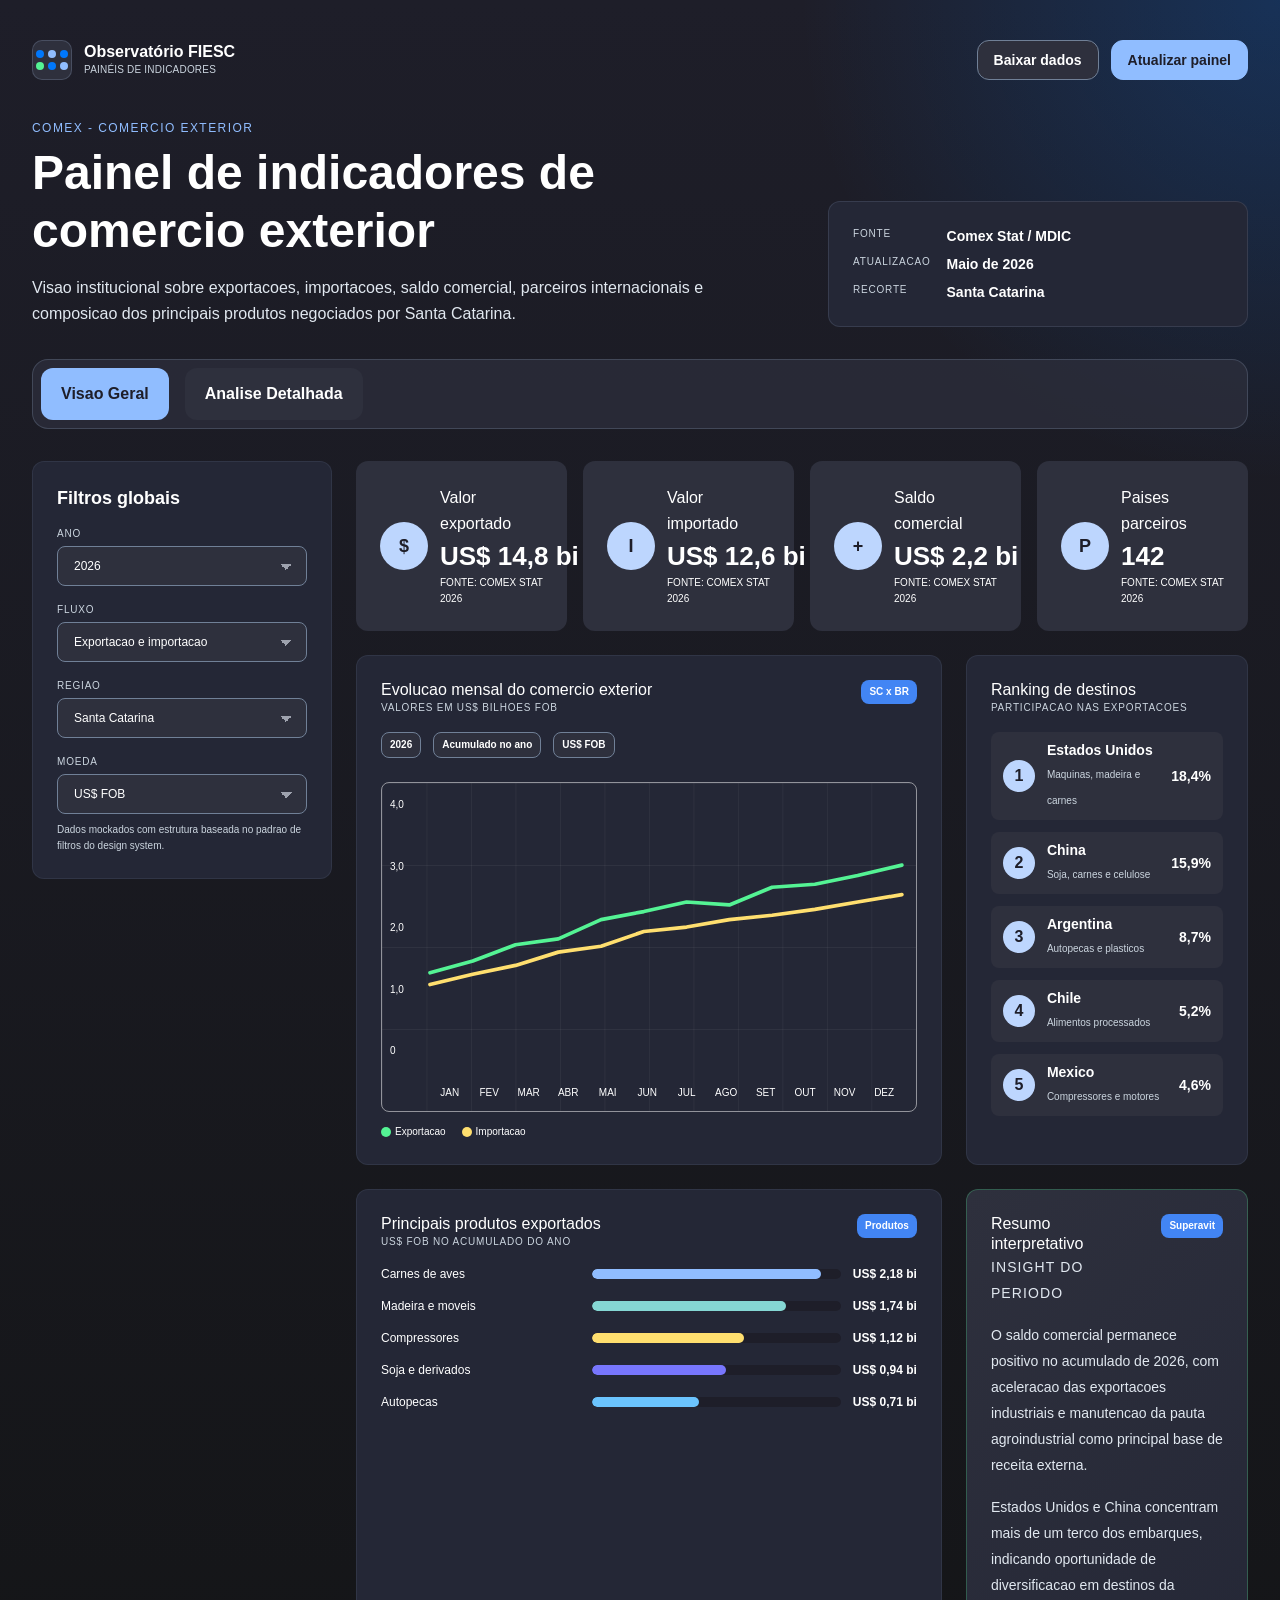
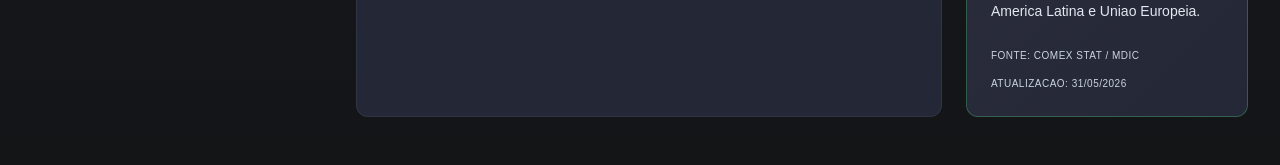
<file: referencia/design_system_paineis_indicadores/index.html>
<!doctype html>
<html lang="pt-BR">
<head>
  <meta charset="utf-8">
  <meta name="viewport" content="width=device-width, initial-scale=1">
  <title>COMEX - Painel de Comercio Exterior</title>
  <style>
    :root {
      --azul-observatorio: #0077fc;
      --azul-obs-chip: #4285f4;
      --violeta: #3e50e8;
      --marinho: #25316b;
      --ceu: #90bdff;
      --neve: #bdd6fe;
      --areia: #f6f6f0;
      --lavanda: #7876fd;
      --piscina: #6bc4fe;
      --cereja: #ff7171;
      --canario: #ffd700;
      --dourado: #ffdf6f;
      --verde-agua: #85d7d4;
      --lima: #54f394;
      --carvao: #141517;
      --nanquim: #1e1e29;
      --granito: #242736;
      --chumbo: #2e303d;
      --ardosia: #708097;
      --nublado: #cbd5df;
      --inverno: #e1e8f0;
      --gelo: #f4f5f9;
      --branco: #ffffff;
      --quase-branco: #fafafa;
      --fonte-titulo: "Montserrat", "Segoe UI", sans-serif;
      --fonte-corpo: "Open Sans", "Segoe UI", sans-serif;
      --s-1: 4px;
      --s-2: 8px;
      --s-3: 12px;
      --s-4: 16px;
      --s-6: 24px;
      --s-8: 32px;
      --s-10: 40px;
      --s-12: 48px;
      --s-16: 64px;
      --radius-sm: 8px;
      --radius-md: 12px;
      --radius-lg: 16px;
      --page-max: 1440px;
    }

    * {
      box-sizing: border-box;
    }

    html {
      scroll-behavior: smooth;
    }

    body {
      margin: 0;
      min-height: 100vh;
      background:
        radial-gradient(circle at top right, rgba(0, 119, 252, 0.22), transparent 30rem),
        linear-gradient(180deg, #1e1e29 0%, #141517 100%);
      color: var(--branco);
      font-family: var(--fonte-corpo);
      font-size: 16px;
      line-height: 26px;
    }

    button,
    select {
      font: inherit;
    }

    button {
      cursor: pointer;
    }

    .shell {
      width: min(100%, var(--page-max));
      margin: 0 auto;
      padding: var(--s-10) var(--s-8) var(--s-12);
    }

    .topbar {
      display: flex;
      align-items: center;
      justify-content: space-between;
      gap: var(--s-6);
      margin-bottom: var(--s-10);
    }

    .brand {
      display: flex;
      align-items: center;
      gap: var(--s-3);
      min-width: 220px;
    }

    .brand-mark {
      display: grid;
      grid-template-columns: repeat(3, 8px);
      gap: 4px;
      width: 40px;
      height: 40px;
      align-content: center;
      justify-content: center;
      border-radius: 10px;
      background: var(--chumbo);
      border: 1px solid rgba(189, 214, 254, 0.18);
    }

    .brand-mark span {
      width: 8px;
      height: 8px;
      border-radius: 50%;
      background: var(--azul-observatorio);
    }

    .brand-mark span:nth-child(2),
    .brand-mark span:nth-child(6) {
      background: var(--ceu);
    }

    .brand-mark span:nth-child(4) {
      background: var(--lima);
    }

    .brand-text strong {
      display: block;
      font-family: var(--fonte-titulo);
      font-size: 16px;
      line-height: 20px;
      font-weight: 600;
    }

    .brand-text span {
      display: block;
      color: var(--nublado);
      font-size: 10px;
      line-height: 16px;
      letter-spacing: 0.02em;
      text-transform: uppercase;
    }

    .top-actions {
      display: flex;
      flex-wrap: wrap;
      align-items: center;
      justify-content: flex-end;
      gap: var(--s-3);
    }

    .ghost-button,
    .filled-button {
      min-height: 40px;
      border-radius: var(--radius-md);
      padding: 8px 16px;
      font-family: var(--fonte-titulo);
      font-weight: 600;
      font-size: 14px;
      line-height: 20px;
      transition: background-color 160ms ease, border-color 160ms ease, transform 160ms ease;
    }

    .ghost-button {
      color: var(--branco);
      background: var(--chumbo);
      border: 1.5px solid var(--ardosia);
    }

    .filled-button {
      color: var(--nanquim);
      background: var(--ceu);
      border: 1.5px solid var(--ceu);
    }

    .ghost-button:hover,
    .filled-button:hover,
    .tab-button:hover {
      transform: translateY(-1px);
    }

    .hero {
      display: grid;
      grid-template-columns: minmax(0, 1fr) minmax(260px, 420px);
      align-items: end;
      gap: var(--s-10);
      margin-bottom: var(--s-8);
    }

    .eyebrow {
      margin: 0 0 var(--s-2);
      color: var(--ceu);
      font-size: 12px;
      line-height: 16px;
      text-transform: uppercase;
      letter-spacing: 0.12em;
    }

    h1,
    h2,
    h3,
    p {
      margin-top: 0;
    }

    h1 {
      max-width: 900px;
      margin-bottom: var(--s-4);
      font-family: var(--fonte-titulo);
      font-size: clamp(32px, 5vw, 48px);
      line-height: 1.2;
      font-weight: 600;
    }

    .hero-copy {
      max-width: 820px;
      margin-bottom: 0;
      color: var(--inverno);
      font-size: 16px;
      line-height: 26px;
    }

    .source-card {
      padding: var(--s-6);
      border-radius: var(--radius-md);
      background: var(--granito);
      border: 1px solid rgba(189, 214, 254, 0.12);
    }

    .source-card dl {
      display: grid;
      grid-template-columns: auto 1fr;
      gap: var(--s-2) var(--s-4);
      margin: 0;
    }

    .source-card dt {
      color: var(--nublado);
      font-size: 10px;
      line-height: 16px;
      text-transform: uppercase;
      letter-spacing: 0.08em;
    }

    .source-card dd {
      margin: 0;
      color: var(--branco);
      font-family: var(--fonte-titulo);
      font-size: 14px;
      line-height: 20px;
      font-weight: 600;
    }

    .tabs {
      display: flex;
      flex-wrap: wrap;
      gap: var(--s-4);
      margin-bottom: var(--s-8);
      padding: var(--s-2);
      border-radius: var(--radius-lg);
      background: rgba(46, 48, 61, 0.72);
      border: 1px solid rgba(112, 128, 151, 0.35);
    }

    .tab-button {
      display: inline-flex;
      align-items: center;
      justify-content: center;
      gap: var(--s-2);
      min-height: 48px;
      padding: 14px 20px;
      border: 0;
      border-radius: var(--radius-md);
      color: var(--branco);
      background: var(--chumbo);
      font-family: var(--fonte-titulo);
      font-size: 16px;
      line-height: 24px;
      font-weight: 600;
      transition: transform 160ms ease, background-color 160ms ease, color 160ms ease;
    }

    .tab-button[aria-selected="true"] {
      color: var(--nanquim);
      background: var(--ceu);
    }

    .tab-panel {
      display: none;
    }

    .tab-panel.is-active {
      display: block;
    }

    .dashboard-grid {
      display: grid;
      grid-template-columns: 300px minmax(0, 1fr);
      gap: var(--s-6);
      align-items: start;
    }

    .filter-panel,
    .dashboard-panel,
    .chart-panel,
    .table-panel,
    .ranking-panel,
    .insight-panel {
      border-radius: var(--radius-md);
      background: var(--granito);
      border: 1px solid rgba(189, 214, 254, 0.08);
    }

    .filter-panel {
      position: sticky;
      top: var(--s-6);
      padding: var(--s-6);
    }

    .filter-panel h2,
    .section-title {
      margin-bottom: var(--s-4);
      font-family: var(--fonte-titulo);
      font-size: 18px;
      line-height: 24px;
      font-weight: 600;
    }

    .filter-stack {
      display: flex;
      flex-direction: column;
      gap: var(--s-4);
    }

    .field {
      display: flex;
      flex-direction: column;
      gap: var(--s-1);
    }

    .field label {
      color: var(--nublado);
      font-size: 10px;
      line-height: 16px;
      text-transform: uppercase;
      letter-spacing: 0.08em;
    }

    .field select {
      width: 100%;
      min-height: 40px;
      padding: 8px 40px 8px 16px;
      color: var(--branco);
      background: var(--chumbo);
      border: 1.5px solid var(--ardosia);
      border-radius: var(--radius-sm);
      appearance: none;
      background-image:
        linear-gradient(45deg, transparent 50%, #9ea2ae 50%),
        linear-gradient(135deg, #9ea2ae 50%, transparent 50%);
      background-position:
        calc(100% - 20px) 17px,
        calc(100% - 14px) 17px;
      background-size: 6px 6px, 6px 6px;
      background-repeat: no-repeat;
      font-size: 12px;
      line-height: 16px;
    }

    .filter-note {
      margin: var(--s-2) 0 0;
      color: var(--nublado);
      font-size: 10px;
      line-height: 16px;
    }

    .content-stack {
      display: grid;
      gap: var(--s-6);
    }

    .kpi-grid {
      display: grid;
      grid-template-columns: repeat(4, minmax(0, 1fr));
      gap: var(--s-4);
    }

    .kpi-card {
      min-height: 148px;
      padding: var(--s-6);
      border-radius: var(--radius-md);
      background: var(--chumbo);
      display: flex;
      align-items: center;
      gap: var(--s-3);
    }

    .kpi-icon {
      display: grid;
      place-items: center;
      flex: 0 0 48px;
      width: 48px;
      height: 48px;
      color: var(--nanquim);
      background: var(--neve);
      border-radius: 50%;
      font-family: var(--fonte-titulo);
      font-size: 18px;
      line-height: 24px;
      font-weight: 600;
    }

    .kpi-content {
      min-width: 0;
    }

    .kpi-label {
      margin: 0;
      color: var(--branco);
      font-family: var(--fonte-titulo);
      font-size: 16px;
      line-height: 26px;
      font-weight: 400;
    }

    .kpi-value {
      margin: 0;
      color: var(--branco);
      font-family: var(--fonte-titulo);
      font-size: 26px;
      line-height: 38px;
      font-weight: 600;
      white-space: nowrap;
    }

    .kpi-source {
      margin: 0;
      color: var(--branco);
      font-size: 10px;
      line-height: 16px;
      text-transform: uppercase;
    }

    .split-grid {
      display: grid;
      grid-template-columns: minmax(0, 1.35fr) minmax(280px, 0.65fr);
      gap: var(--s-6);
    }

    .chart-panel {
      padding: var(--s-6);
    }

    .panel-header {
      display: flex;
      align-items: flex-start;
      justify-content: space-between;
      gap: var(--s-4);
      margin-bottom: var(--s-4);
    }

    .panel-header p {
      margin: 0;
      color: var(--nublado);
      font-size: 10px;
      line-height: 16px;
      text-transform: uppercase;
      letter-spacing: 0.08em;
    }

    .chart-title {
      margin: 0;
      font-family: var(--fonte-titulo);
      font-size: 16px;
      line-height: 20px;
      font-weight: 400;
    }

    .chart-filters {
      display: flex;
      flex-wrap: wrap;
      gap: var(--s-3);
      margin-bottom: var(--s-6);
    }

    .chip {
      display: inline-flex;
      align-items: center;
      justify-content: center;
      min-height: 24px;
      padding: 6px 8px;
      border-radius: var(--radius-sm);
      color: var(--branco);
      background: var(--azul-obs-chip);
      font-family: var(--fonte-titulo);
      font-size: 10px;
      line-height: 12px;
      font-weight: 600;
      white-space: nowrap;
    }

    .chip.alt {
      background: var(--chumbo);
      border: 1px solid var(--ardosia);
    }

    .line-chart {
      position: relative;
      min-height: 330px;
      padding: 0 0 42px 44px;
      border: 1px solid rgba(255, 255, 255, 0.5);
      border-radius: var(--radius-sm);
      overflow: hidden;
    }

    .line-chart::before {
      content: "";
      position: absolute;
      inset: 0;
      background:
        linear-gradient(rgba(255, 255, 255, 0.08) 1px, transparent 1px),
        linear-gradient(90deg, rgba(255, 255, 255, 0.08) 1px, transparent 1px);
      background-size: 100% 25%, 8.333% 100%;
      opacity: 0.65;
    }

    .axis-y,
    .axis-x {
      position: absolute;
      color: var(--branco);
      font-size: 10px;
      line-height: 16px;
      z-index: 2;
    }

    .axis-y {
      left: 8px;
      top: 14px;
      display: grid;
      height: calc(100% - 66px);
      align-content: space-between;
    }

    .axis-x {
      left: 48px;
      right: 12px;
      bottom: 10px;
      display: grid;
      grid-template-columns: repeat(12, 1fr);
      text-align: center;
    }

    .line-chart svg {
      position: absolute;
      inset: 10px 14px 44px 48px;
      width: calc(100% - 62px);
      height: calc(100% - 54px);
      z-index: 1;
      overflow: visible;
    }

    .legend {
      display: flex;
      align-items: center;
      gap: var(--s-4);
      margin-top: var(--s-3);
      color: var(--branco);
      font-size: 10px;
      line-height: 16px;
    }

    .legend span {
      display: inline-flex;
      align-items: center;
      gap: var(--s-1);
    }

    .legend span::before {
      content: "";
      width: 10px;
      height: 10px;
      border-radius: 50%;
      background: var(--lima);
    }

    .legend span:nth-child(2)::before {
      background: var(--dourado);
    }

    .bar-list {
      display: grid;
      gap: var(--s-4);
      margin-top: var(--s-4);
    }

    .bar-row {
      display: grid;
      grid-template-columns: minmax(110px, 0.8fr) minmax(150px, 1fr) auto;
      align-items: center;
      gap: var(--s-3);
      color: var(--branco);
      font-size: 12px;
      line-height: 16px;
    }

    .bar-track {
      height: 10px;
      border-radius: 999px;
      background: var(--nanquim);
      overflow: hidden;
    }

    .bar-fill {
      display: block;
      height: 100%;
      border-radius: inherit;
      background: var(--ceu);
    }

    .bar-row:nth-child(2) .bar-fill {
      background: var(--verde-agua);
    }

    .bar-row:nth-child(3) .bar-fill {
      background: var(--dourado);
    }

    .bar-row:nth-child(4) .bar-fill {
      background: var(--lavanda);
    }

    .bar-row:nth-child(5) .bar-fill {
      background: var(--piscina);
    }

    .ranking-panel,
    .insight-panel,
    .table-panel {
      padding: var(--s-6);
    }

    .ranking-list {
      display: grid;
      gap: var(--s-3);
      margin: 0;
      padding: 0;
      list-style: none;
    }

    .ranking-list li {
      display: grid;
      grid-template-columns: 32px minmax(0, 1fr) auto;
      align-items: center;
      gap: var(--s-3);
      min-height: 48px;
      padding: var(--s-2) var(--s-3);
      border-radius: var(--radius-sm);
      background: var(--chumbo);
    }

    .rank-number {
      display: grid;
      place-items: center;
      width: 32px;
      height: 32px;
      border-radius: 50%;
      color: var(--nanquim);
      background: var(--neve);
      font-family: var(--fonte-titulo);
      font-weight: 600;
    }

    .ranking-list strong {
      display: block;
      font-family: var(--fonte-titulo);
      font-size: 14px;
      line-height: 20px;
      font-weight: 600;
    }

    .ranking-list small {
      color: var(--nublado);
      font-size: 10px;
      line-height: 16px;
    }

    .ranking-value {
      color: var(--branco);
      font-family: var(--fonte-titulo);
      font-size: 14px;
      line-height: 20px;
      font-weight: 600;
      white-space: nowrap;
    }

    .table-wrap {
      overflow-x: auto;
      border-radius: var(--radius-md);
      background: var(--branco);
    }

    table {
      width: 100%;
      min-width: 820px;
      border-collapse: collapse;
      overflow: hidden;
      border-radius: var(--radius-md);
    }

    th,
    td {
      height: 44px;
      padding: 0 12px;
      text-align: left;
      border-right: 1px solid var(--nanquim);
      border-bottom: 1px solid var(--nanquim);
    }

    th {
      color: var(--quase-branco);
      background: var(--nanquim);
      font-family: var(--fonte-titulo);
      font-size: 14px;
      line-height: 26px;
      font-weight: 400;
    }

    td {
      color: var(--quase-branco);
      font-size: 12px;
      line-height: 16px;
    }

    tbody tr:nth-child(odd) td {
      background: var(--granito);
    }

    tbody tr:nth-child(even) td {
      background: var(--nanquim);
    }

    th:last-child,
    td:last-child {
      border-right: 0;
    }

    .status {
      display: inline-flex;
      align-items: center;
      justify-content: center;
      min-height: 24px;
      padding: 6px 8px;
      border-radius: var(--radius-sm);
      color: var(--branco);
      background: var(--azul-obs-chip);
      font-family: var(--fonte-titulo);
      font-size: 10px;
      line-height: 12px;
      font-weight: 600;
    }

    .status.importacao {
      background: var(--violeta);
    }

    .status.superavit {
      background: #127d4b;
    }

    .compare-chart {
      display: grid;
      grid-template-columns: 1fr 1fr;
      gap: var(--s-4);
      min-height: 260px;
      align-items: end;
      padding: var(--s-6);
      border: 1px solid rgba(255, 255, 255, 0.5);
      border-radius: var(--radius-sm);
    }

    .compare-col {
      display: grid;
      grid-template-rows: 1fr auto;
      align-items: end;
      gap: var(--s-3);
      height: 100%;
      min-height: 210px;
    }

    .compare-bar {
      width: 100%;
      border-radius: var(--radius-sm) var(--radius-sm) 0 0;
      background: linear-gradient(180deg, var(--lima), #2ebd73);
    }

    .compare-col:nth-child(2) .compare-bar {
      background: linear-gradient(180deg, var(--dourado), #c79519);
    }

    .compare-label {
      display: flex;
      justify-content: space-between;
      gap: var(--s-2);
      color: var(--branco);
      font-size: 12px;
      line-height: 16px;
    }

    .insight-panel {
      background: linear-gradient(135deg, var(--chumbo), var(--granito));
      border-color: rgba(84, 243, 148, 0.25);
    }

    .insight-panel p {
      margin-bottom: var(--s-4);
      color: var(--inverno);
      font-size: 14px;
      line-height: 26px;
    }

    .insight-panel p:last-child {
      margin-bottom: 0;
    }

    .data-source {
      display: flex;
      flex-wrap: wrap;
      justify-content: space-between;
      gap: var(--s-3);
      margin-top: var(--s-6);
      color: var(--nublado);
      font-size: 10px;
      line-height: 16px;
      text-transform: uppercase;
      letter-spacing: 0.05em;
    }

    .detail-grid {
      display: grid;
      grid-template-columns: minmax(0, 0.9fr) minmax(0, 1.1fr);
      gap: var(--s-6);
    }

    .small-kpis {
      display: grid;
      grid-template-columns: repeat(2, minmax(0, 1fr));
      gap: var(--s-4);
      margin-bottom: var(--s-6);
    }

    .compact-kpi {
      min-height: 104px;
    }

    .screen-reader-only {
      position: absolute;
      width: 1px;
      height: 1px;
      padding: 0;
      margin: -1px;
      overflow: hidden;
      clip: rect(0, 0, 0, 0);
      white-space: nowrap;
      border: 0;
    }

    @media (max-width: 1180px) {
      .dashboard-grid,
      .hero,
      .detail-grid {
        grid-template-columns: 1fr;
      }

      .filter-panel {
        position: static;
      }

      .filter-stack {
        display: grid;
        grid-template-columns: repeat(2, minmax(0, 1fr));
      }

      .kpi-grid {
        grid-template-columns: repeat(2, minmax(0, 1fr));
      }
    }

    @media (max-width: 860px) {
      .shell {
        padding: var(--s-6) var(--s-4) var(--s-10);
      }

      .topbar,
      .panel-header {
        align-items: stretch;
        flex-direction: column;
      }

      .top-actions,
      .tabs {
        justify-content: flex-start;
      }

      .tab-button,
      .ghost-button,
      .filled-button {
        width: 100%;
      }

      .split-grid,
      .small-kpis,
      .filter-stack,
      .kpi-grid {
        grid-template-columns: 1fr;
      }

      .kpi-value {
        white-space: normal;
      }

      .line-chart {
        min-height: 280px;
      }
    }

    @media (max-width: 560px) {
      h1 {
        font-size: 32px;
        line-height: 48px;
      }

      .source-card dl {
        grid-template-columns: 1fr;
      }

      .bar-row {
        grid-template-columns: 1fr;
      }

      .compare-chart {
        grid-template-columns: 1fr;
      }
    }
  </style>
</head>
<body>
  <div class="shell">
    <header class="topbar">
      <div class="brand" aria-label="Observatorio FIESC">
        <div class="brand-mark" aria-hidden="true">
          <span></span><span></span><span></span>
          <span></span><span></span><span></span>
        </div>
        <div class="brand-text">
          <strong>Observat&oacute;rio FIESC</strong>
          <span>Pain&eacute;is de indicadores</span>
        </div>
      </div>
      <div class="top-actions">
        <button class="ghost-button" type="button">Baixar dados</button>
        <button class="filled-button" type="button">Atualizar painel</button>
      </div>
    </header>

    <section class="hero" aria-labelledby="page-title">
      <div>
        <p class="eyebrow">COMEX - Comercio Exterior</p>
        <h1 id="page-title">Painel de indicadores de comercio exterior</h1>
        <p class="hero-copy">
          Visao institucional sobre exportacoes, importacoes, saldo comercial,
          parceiros internacionais e composicao dos principais produtos negociados
          por Santa Catarina.
        </p>
      </div>
      <aside class="source-card" aria-label="Resumo da base de dados">
        <dl>
          <dt>Fonte</dt>
          <dd>Comex Stat / MDIC</dd>
          <dt>Atualizacao</dt>
          <dd>Maio de 2026</dd>
          <dt>Recorte</dt>
          <dd>Santa Catarina</dd>
        </dl>
      </aside>
    </section>

    <nav class="tabs" role="tablist" aria-label="Navegacao do painel">
      <button class="tab-button" id="tab-overview" type="button" role="tab" aria-selected="true" aria-controls="overview-panel" data-tab="overview">
        Visao Geral
      </button>
      <button class="tab-button" id="tab-detail" type="button" role="tab" aria-selected="false" aria-controls="detail-panel" data-tab="detail">
        Analise Detalhada
      </button>
    </nav>

    <main>
      <section class="tab-panel is-active" id="overview-panel" role="tabpanel" aria-labelledby="tab-overview" data-panel="overview">
        <div class="dashboard-grid">
          <aside class="filter-panel" aria-labelledby="overview-filter-title">
            <h2 id="overview-filter-title">Filtros globais</h2>
            <div class="filter-stack">
              <div class="field">
                <label for="overview-year">Ano</label>
                <select id="overview-year">
                  <option>2026</option>
                  <option>2025</option>
                  <option>2024</option>
                </select>
              </div>
              <div class="field">
                <label for="overview-flow">Fluxo</label>
                <select id="overview-flow">
                  <option>Exportacao e importacao</option>
                  <option>Somente exportacao</option>
                  <option>Somente importacao</option>
                </select>
              </div>
              <div class="field">
                <label for="overview-region">Regiao</label>
                <select id="overview-region">
                  <option>Santa Catarina</option>
                  <option>Norte catarinense</option>
                  <option>Vale do Itajai</option>
                </select>
              </div>
              <div class="field">
                <label for="overview-currency">Moeda</label>
                <select id="overview-currency">
                  <option>US$ FOB</option>
                  <option>R$ corrente</option>
                </select>
              </div>
            </div>
            <p class="filter-note">Dados mockados com estrutura baseada no padrao de filtros do design system.</p>
          </aside>

          <div class="content-stack">
            <section class="kpi-grid" aria-label="Indicadores principais">
              <article class="kpi-card">
                <span class="kpi-icon">$</span>
                <div class="kpi-content">
                  <p class="kpi-label">Valor exportado</p>
                  <p class="kpi-value">US$ 14,8 bi</p>
                  <p class="kpi-source">Fonte: Comex Stat 2026</p>
                </div>
              </article>
              <article class="kpi-card">
                <span class="kpi-icon">I</span>
                <div class="kpi-content">
                  <p class="kpi-label">Valor importado</p>
                  <p class="kpi-value">US$ 12,6 bi</p>
                  <p class="kpi-source">Fonte: Comex Stat 2026</p>
                </div>
              </article>
              <article class="kpi-card">
                <span class="kpi-icon">+</span>
                <div class="kpi-content">
                  <p class="kpi-label">Saldo comercial</p>
                  <p class="kpi-value">US$ 2,2 bi</p>
                  <p class="kpi-source">Fonte: Comex Stat 2026</p>
                </div>
              </article>
              <article class="kpi-card">
                <span class="kpi-icon">P</span>
                <div class="kpi-content">
                  <p class="kpi-label">Paises parceiros</p>
                  <p class="kpi-value">142</p>
                  <p class="kpi-source">Fonte: Comex Stat 2026</p>
                </div>
              </article>
            </section>

            <section class="split-grid">
              <article class="chart-panel" aria-labelledby="monthly-title">
                <div class="panel-header">
                  <div>
                    <h2 class="chart-title" id="monthly-title">Evolucao mensal do comercio exterior</h2>
                    <p>Valores em US$ bilhoes FOB</p>
                  </div>
                  <span class="chip">SC x BR</span>
                </div>
                <div class="chart-filters" aria-label="Filtros do grafico">
                  <span class="chip alt">2026</span>
                  <span class="chip alt">Acumulado no ano</span>
                  <span class="chip alt">US$ FOB</span>
                </div>
                <div class="line-chart" aria-label="Grafico de linhas mockado">
                  <div class="axis-y" aria-hidden="true">
                    <span>4,0</span><span>3,0</span><span>2,0</span><span>1,0</span><span>0</span>
                  </div>
                  <div class="axis-x" aria-hidden="true">
                    <span>JAN</span><span>FEV</span><span>MAR</span><span>ABR</span><span>MAI</span><span>JUN</span><span>JUL</span><span>AGO</span><span>SET</span><span>OUT</span><span>NOV</span><span>DEZ</span>
                  </div>
                  <svg viewBox="0 0 640 260" role="img" aria-labelledby="line-chart-title">
                    <title id="line-chart-title">Exportacoes e importacoes mensais</title>
                    <polyline points="0,188 58,172 116,150 174,142 232,116 290,105 348,92 406,96 464,72 522,68 580,56 640,42" fill="none" stroke="#54f394" stroke-width="5" stroke-linecap="round" stroke-linejoin="round"></polyline>
                    <polyline points="0,204 58,190 116,178 174,160 232,152 290,132 348,126 406,116 464,110 522,102 580,92 640,82" fill="none" stroke="#ffdf6f" stroke-width="5" stroke-linecap="round" stroke-linejoin="round"></polyline>
                  </svg>
                </div>
                <div class="legend" aria-label="Legenda do grafico">
                  <span>Exportacao</span>
                  <span>Importacao</span>
                </div>
              </article>

              <article class="ranking-panel" aria-labelledby="destinos-title">
                <div class="panel-header">
                  <div>
                    <h2 class="chart-title" id="destinos-title">Ranking de destinos</h2>
                    <p>Participacao nas exportacoes</p>
                  </div>
                </div>
                <ol class="ranking-list">
                  <li><span class="rank-number">1</span><span><strong>Estados Unidos</strong><small>Maquinas, madeira e carnes</small></span><span class="ranking-value">18,4%</span></li>
                  <li><span class="rank-number">2</span><span><strong>China</strong><small>Soja, carnes e celulose</small></span><span class="ranking-value">15,9%</span></li>
                  <li><span class="rank-number">3</span><span><strong>Argentina</strong><small>Autopecas e plasticos</small></span><span class="ranking-value">8,7%</span></li>
                  <li><span class="rank-number">4</span><span><strong>Chile</strong><small>Alimentos processados</small></span><span class="ranking-value">5,2%</span></li>
                  <li><span class="rank-number">5</span><span><strong>Mexico</strong><small>Compressores e motores</small></span><span class="ranking-value">4,6%</span></li>
                </ol>
              </article>
            </section>

            <section class="split-grid">
              <article class="chart-panel" aria-labelledby="products-title">
                <div class="panel-header">
                  <div>
                    <h2 class="chart-title" id="products-title">Principais produtos exportados</h2>
                    <p>US$ FOB no acumulado do ano</p>
                  </div>
                  <span class="chip">Produtos</span>
                </div>
                <div class="bar-list">
                  <div class="bar-row"><span>Carnes de aves</span><span class="bar-track"><span class="bar-fill" style="width: 92%"></span></span><strong>US$ 2,18 bi</strong></div>
                  <div class="bar-row"><span>Madeira e moveis</span><span class="bar-track"><span class="bar-fill" style="width: 78%"></span></span><strong>US$ 1,74 bi</strong></div>
                  <div class="bar-row"><span>Compressores</span><span class="bar-track"><span class="bar-fill" style="width: 61%"></span></span><strong>US$ 1,12 bi</strong></div>
                  <div class="bar-row"><span>Soja e derivados</span><span class="bar-track"><span class="bar-fill" style="width: 54%"></span></span><strong>US$ 0,94 bi</strong></div>
                  <div class="bar-row"><span>Autopecas</span><span class="bar-track"><span class="bar-fill" style="width: 43%"></span></span><strong>US$ 0,71 bi</strong></div>
                </div>
              </article>

              <article class="insight-panel" aria-labelledby="overview-insight-title">
                <div class="panel-header">
                  <div>
                    <h2 class="chart-title" id="overview-insight-title">Resumo interpretativo</h2>
                    <p>Insight do periodo</p>
                  </div>
                  <span class="chip">Superavit</span>
                </div>
                <p>
                  O saldo comercial permanece positivo no acumulado de 2026, com
                  aceleracao das exportacoes industriais e manutencao da pauta
                  agroindustrial como principal base de receita externa.
                </p>
                <p>
                  Estados Unidos e China concentram mais de um terco dos embarques,
                  indicando oportunidade de diversificacao em destinos da America
                  Latina e Uniao Europeia.
                </p>
                <div class="data-source">
                  <span>Fonte: Comex Stat / MDIC</span>
                  <span>Atualizacao: 31/05/2026</span>
                </div>
              </article>
            </section>
          </div>
        </div>
      </section>

      <section class="tab-panel" id="detail-panel" role="tabpanel" aria-labelledby="tab-detail" data-panel="detail">
        <div class="dashboard-grid">
          <aside class="filter-panel" aria-labelledby="detail-filter-title">
            <h2 id="detail-filter-title">Filtros da analise</h2>
            <div class="filter-stack">
              <div class="field">
                <label for="detail-year">Ano</label>
                <select id="detail-year">
                  <option>2026</option>
                  <option>2025</option>
                  <option>2024</option>
                </select>
              </div>
              <div class="field">
                <label for="detail-city">Municipio</label>
                <select id="detail-city">
                  <option>Todos os municipios</option>
                  <option>Joinville</option>
                  <option>Itajai</option>
                  <option>Chapeco</option>
                </select>
              </div>
              <div class="field">
                <label for="detail-product">Produto</label>
                <select id="detail-product">
                  <option>Todas as categorias</option>
                  <option>Carnes de aves</option>
                  <option>Compressores</option>
                  <option>Madeira e moveis</option>
                </select>
              </div>
              <div class="field">
                <label for="detail-country">Pais</label>
                <select id="detail-country">
                  <option>Todos os paises</option>
                  <option>Estados Unidos</option>
                  <option>China</option>
                  <option>Argentina</option>
                </select>
              </div>
            </div>
            <p class="filter-note">Filtros visuais no padrao dropdown dark com borda ardosia.</p>
          </aside>

          <div class="content-stack">
            <section class="small-kpis" aria-label="Indicadores detalhados">
              <article class="kpi-card compact-kpi">
                <span class="kpi-icon">E</span>
                <div class="kpi-content">
                  <p class="kpi-label">Operacoes exportacao</p>
                  <p class="kpi-value">48.216</p>
                  <p class="kpi-source">Fonte: Comex Stat 2026</p>
                </div>
              </article>
              <article class="kpi-card compact-kpi">
                <span class="kpi-icon">M</span>
                <div class="kpi-content">
                  <p class="kpi-label">Ticket medio FOB</p>
                  <p class="kpi-value">US$ 307 mil</p>
                  <p class="kpi-source">Fonte: Comex Stat 2026</p>
                </div>
              </article>
            </section>

            <section class="detail-grid">
              <article class="chart-panel" aria-labelledby="compare-title">
                <div class="panel-header">
                  <div>
                    <h2 class="chart-title" id="compare-title">Comparativo exportacao vs importacao</h2>
                    <p>Recorte por municipio selecionado</p>
                  </div>
                  <span class="chip">US$ FOB</span>
                </div>
                <div class="compare-chart" aria-label="Grafico de barras comparativo mockado">
                  <div class="compare-col">
                    <div class="compare-bar" style="height: 86%"></div>
                    <div class="compare-label"><span>Exportacao</span><strong>US$ 14,8 bi</strong></div>
                  </div>
                  <div class="compare-col">
                    <div class="compare-bar" style="height: 72%"></div>
                    <div class="compare-label"><span>Importacao</span><strong>US$ 12,6 bi</strong></div>
                  </div>
                </div>
                <div class="legend" aria-label="Legenda do comparativo">
                  <span>Exportacao</span>
                  <span>Importacao</span>
                </div>
              </article>

              <article class="ranking-panel" aria-labelledby="product-ranking-title">
                <div class="panel-header">
                  <div>
                    <h2 class="chart-title" id="product-ranking-title">Ranking de produtos</h2>
                    <p>Maior dinamismo no periodo</p>
                  </div>
                </div>
                <ol class="ranking-list">
                  <li><span class="rank-number">1</span><span><strong>Carnes de aves</strong><small>+11,4% ante 2025</small></span><span class="ranking-value">US$ 2,18 bi</span></li>
                  <li><span class="rank-number">2</span><span><strong>Compressores</strong><small>+7,8% ante 2025</small></span><span class="ranking-value">US$ 1,12 bi</span></li>
                  <li><span class="rank-number">3</span><span><strong>Madeira serrada</strong><small>+5,9% ante 2025</small></span><span class="ranking-value">US$ 0,88 bi</span></li>
                  <li><span class="rank-number">4</span><span><strong>Autopecas</strong><small>+4,1% ante 2025</small></span><span class="ranking-value">US$ 0,71 bi</span></li>
                </ol>
              </article>
            </section>

            <section class="table-panel" aria-labelledby="table-title">
              <div class="panel-header">
                <div>
                  <h2 class="chart-title" id="table-title">Tabela de operacoes recentes</h2>
                  <p>Mock de registros por pais, produto e municipio</p>
                </div>
                <span class="chip">16 registros</span>
              </div>
              <div class="table-wrap">
                <table>
                  <thead>
                    <tr>
                      <th scope="col">Fluxo</th>
                      <th scope="col">Produto</th>
                      <th scope="col">Valor FOB</th>
                      <th scope="col">Destino / Origem</th>
                      <th scope="col">Municipio</th>
                      <th scope="col">Status</th>
                    </tr>
                  </thead>
                  <tbody>
                    <tr>
                      <td>Exportacao</td>
                      <td>Carnes de aves congeladas</td>
                      <td>US$ 184,2 mi</td>
                      <td>China</td>
                      <td>Chapeco</td>
                      <td><span class="status superavit">Alta</span></td>
                    </tr>
                    <tr>
                      <td>Importacao</td>
                      <td>Componentes eletronicos</td>
                      <td>US$ 96,5 mi</td>
                      <td>Coreia do Sul</td>
                      <td>Joinville</td>
                      <td><span class="status importacao">Estavel</span></td>
                    </tr>
                    <tr>
                      <td>Exportacao</td>
                      <td>Compressores hermeticos</td>
                      <td>US$ 88,1 mi</td>
                      <td>Estados Unidos</td>
                      <td>Joinville</td>
                      <td><span class="status superavit">Alta</span></td>
                    </tr>
                    <tr>
                      <td>Exportacao</td>
                      <td>Madeira perfilada</td>
                      <td>US$ 73,4 mi</td>
                      <td>Mexico</td>
                      <td>Rio Negrinho</td>
                      <td><span class="status">Monitorar</span></td>
                    </tr>
                    <tr>
                      <td>Importacao</td>
                      <td>Adubos e fertilizantes</td>
                      <td>US$ 69,7 mi</td>
                      <td>Marrocos</td>
                      <td>Itajai</td>
                      <td><span class="status importacao">Estavel</span></td>
                    </tr>
                    <tr>
                      <td>Exportacao</td>
                      <td>Moveis de madeira</td>
                      <td>US$ 62,9 mi</td>
                      <td>Chile</td>
                      <td>Sao Bento do Sul</td>
                      <td><span class="status superavit">Alta</span></td>
                    </tr>
                    <tr>
                      <td>Importacao</td>
                      <td>Maquinas industriais</td>
                      <td>US$ 58,3 mi</td>
                      <td>Alemanha</td>
                      <td>Blumenau</td>
                      <td><span class="status">Monitorar</span></td>
                    </tr>
                    <tr>
                      <td>Exportacao</td>
                      <td>Soja em graos</td>
                      <td>US$ 51,5 mi</td>
                      <td>Argentina</td>
                      <td>Campos Novos</td>
                      <td><span class="status superavit">Alta</span></td>
                    </tr>
                  </tbody>
                </table>
              </div>
              <div class="data-source">
                <span>Fonte: Comex Stat / MDIC, dados mockados para prototipo</span>
                <span>Data de atualizacao: 31/05/2026</span>
              </div>
            </section>

            <section class="insight-panel" aria-labelledby="detail-insight-title">
              <div class="panel-header">
                <div>
                  <h2 class="chart-title" id="detail-insight-title">Insight da analise detalhada</h2>
                  <p>Resumo interpretativo</p>
                </div>
                <span class="chip">Leitura tecnica</span>
              </div>
              <p>
                A pauta exportadora combina bens industriais de maior valor agregado
                com alimentos processados. O desempenho recente sugere vantagem
                competitiva em cadeias com presenca regional consolidada, sobretudo
                metalmecanica, alimentos e madeira.
              </p>
            </section>
          </div>
        </div>
      </section>
    </main>
  </div>

  <script>
    const tabs = document.querySelectorAll("[role='tab']");
    const panels = document.querySelectorAll("[role='tabpanel']");

    tabs.forEach((tab) => {
      tab.addEventListener("click", () => {
        const target = tab.dataset.tab;

        tabs.forEach((item) => {
          item.setAttribute("aria-selected", String(item === tab));
        });

        panels.forEach((panel) => {
          panel.classList.toggle("is-active", panel.dataset.panel === target);
        });
      });
    });
  </script>
</body>
</html>
</file>
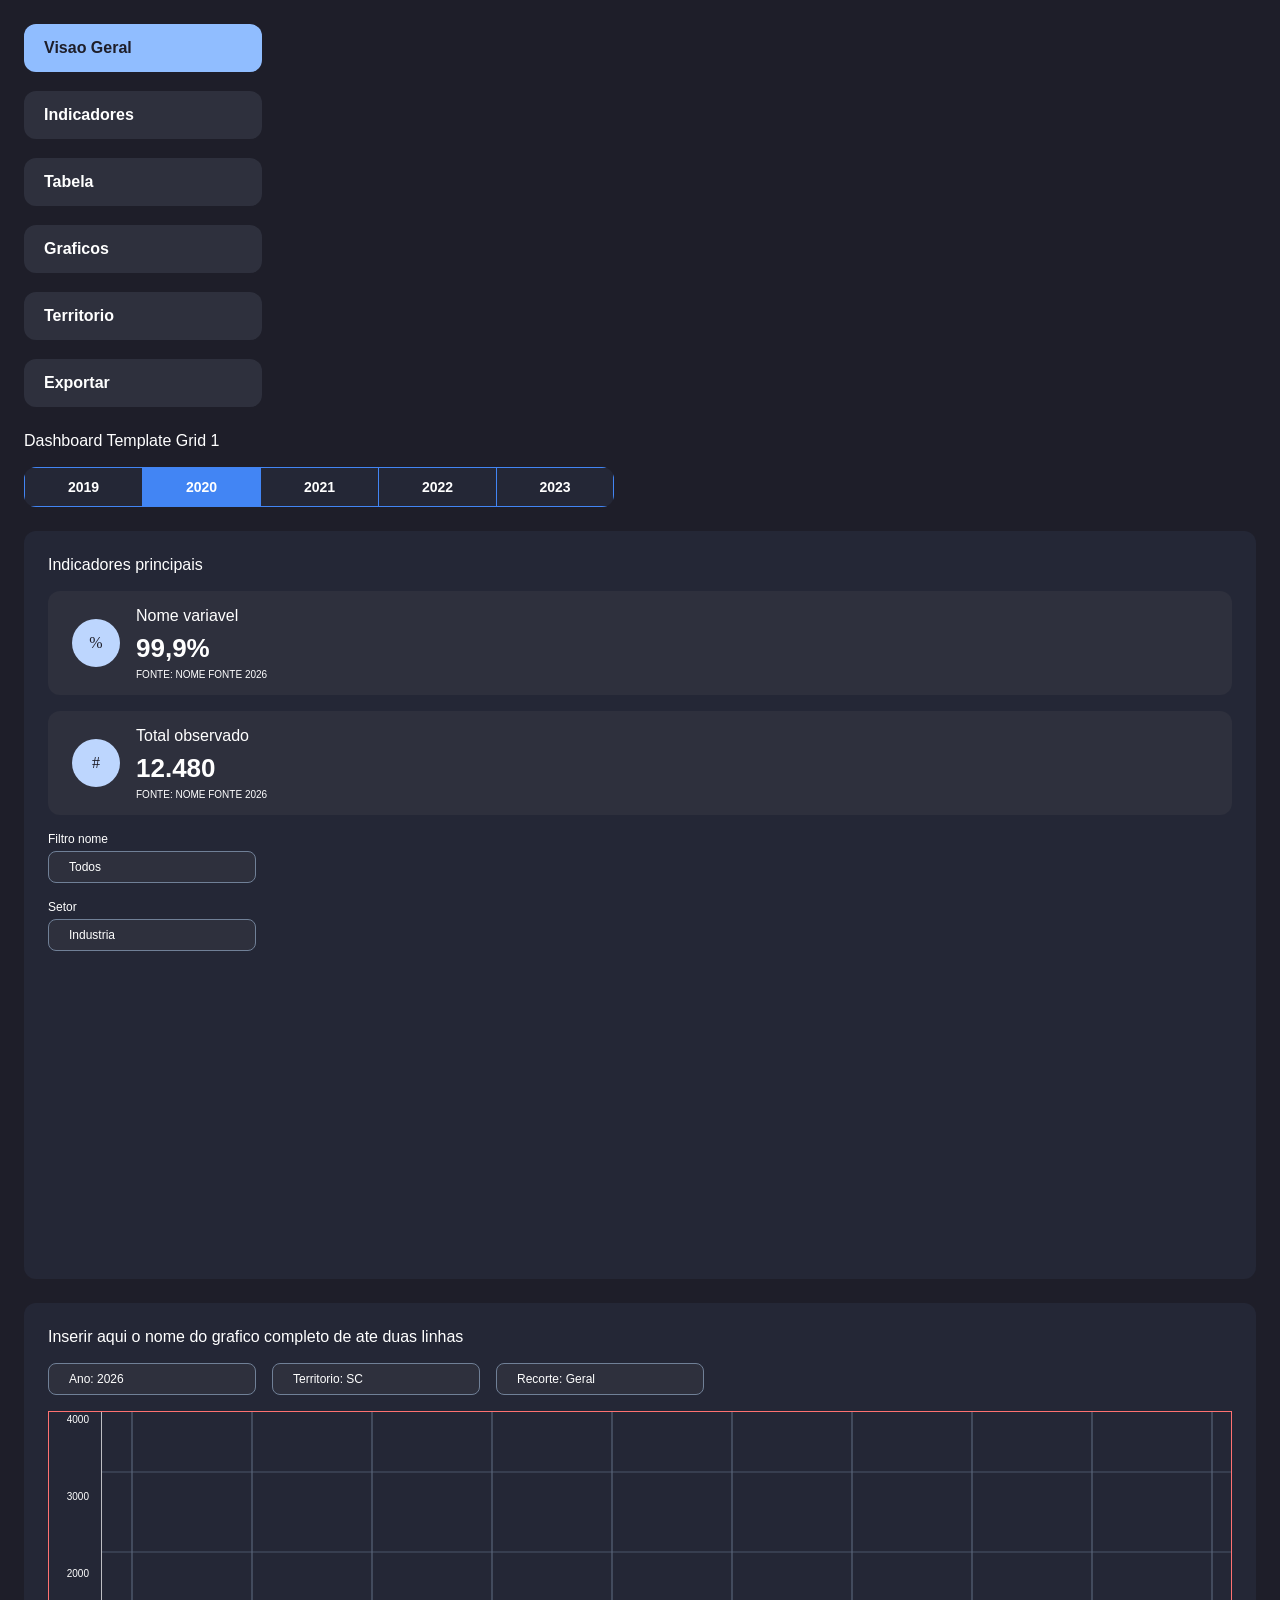
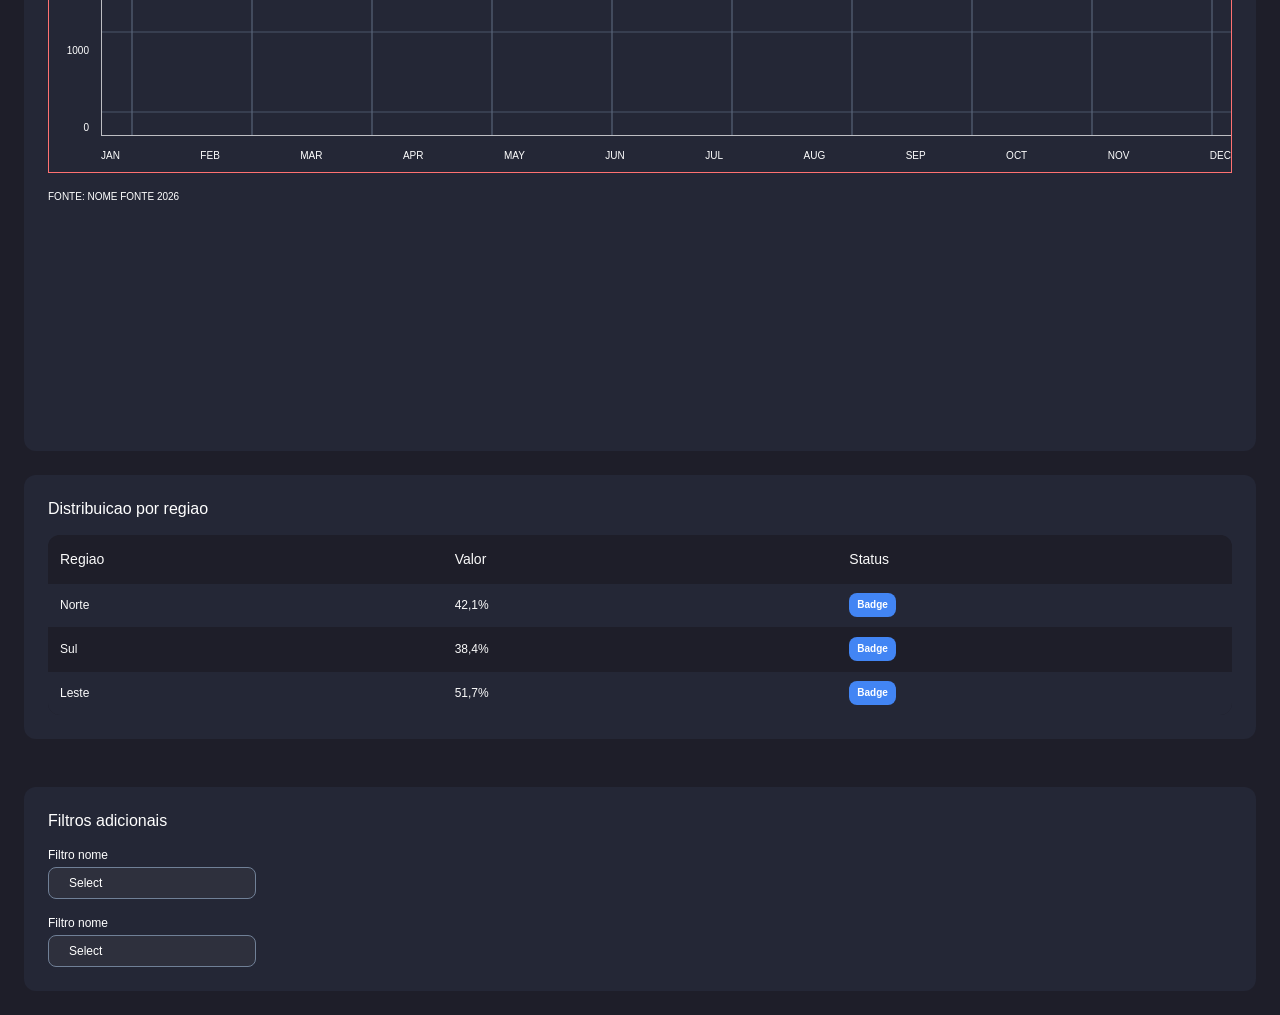
<file: referencia/design_system_paineis_indicadores/examples/html/index.html>
<!doctype html>
<html lang="pt-BR">
  <head>
    <meta charset="utf-8">
    <meta name="viewport" content="width=device-width, initial-scale=1">
    <title>Observatorio Dashboard Example</title>
    <link rel="stylesheet" href="../../templates/index.css">
  </head>
  <body>
    <main class="obs-dashboard-grid-1">
      <aside class="obs-dashboard-grid-1__sidebar" aria-label="Navegacao do dashboard">
        <button class="obs-sidebar-button obs-sidebar-button--selected" type="button" aria-selected="true">Visao Geral</button>
        <button class="obs-sidebar-button" type="button" aria-selected="false">Indicadores</button>
        <button class="obs-sidebar-button" type="button" aria-selected="false">Tabela</button>
        <button class="obs-sidebar-button" type="button" aria-selected="false">Graficos</button>
        <button class="obs-sidebar-button" type="button" aria-selected="false">Territorio</button>
        <button class="obs-sidebar-button" type="button" aria-selected="false">Exportar</button>
      </aside>

      <header class="obs-dashboard-grid-1__header">
        <h1 class="obs-chart-container__title">Dashboard Template Grid 1</h1>
        <div class="obs-segmented-control" role="group" aria-label="Periodo">
          <button class="obs-segmented-control__item" type="button" aria-pressed="false">2019</button>
          <button class="obs-segmented-control__item obs-segmented-control__item--selected" type="button" aria-pressed="true">2020</button>
          <button class="obs-segmented-control__item" type="button" aria-pressed="false">2021</button>
          <button class="obs-segmented-control__item" type="button" aria-pressed="false">2022</button>
          <button class="obs-segmented-control__item" type="button" aria-pressed="false">2023</button>
        </div>
      </header>

      <section class="obs-dashboard-grid-1__left obs-panel">
        <h2 class="obs-panel__title">Indicadores principais</h2>
        <div class="obs-panel__stack">
          <article class="obs-kpi-card">
            <div class="obs-kpi-card__icon">%</div>
            <div class="obs-kpi-card__body">
              <p class="obs-kpi-card__label">Nome variavel</p>
              <p class="obs-kpi-card__value">99,9%</p>
              <p class="obs-kpi-card__source">FONTE: NOME FONTE 2026</p>
            </div>
          </article>

          <article class="obs-kpi-card">
            <div class="obs-kpi-card__icon">#</div>
            <div class="obs-kpi-card__body">
              <p class="obs-kpi-card__label">Total observado</p>
              <p class="obs-kpi-card__value">12.480</p>
              <p class="obs-kpi-card__source">FONTE: NOME FONTE 2026</p>
            </div>
          </article>

          <label class="obs-filter-field">
            <span class="obs-filter-field__label">Filtro nome</span>
            <select class="obs-filter-dropdown">
              <option>Todos</option>
              <option>Santa Catarina</option>
              <option>Brasil</option>
            </select>
          </label>

          <label class="obs-filter-field">
            <span class="obs-filter-field__label">Setor</span>
            <select class="obs-filter-dropdown">
              <option>Industria</option>
              <option>Comercio</option>
              <option>Servicos</option>
            </select>
          </label>
        </div>
      </section>

      <section class="obs-dashboard-grid-1__main obs-chart-container">
        <h2 class="obs-chart-container__title">Inserir aqui o nome do grafico completo de ate duas linhas</h2>
        <div class="obs-filter-row">
          <select class="obs-filter-dropdown" aria-label="Filtro ano">
            <option>Ano: 2026</option>
            <option>Ano: 2025</option>
            <option>Ano: 2024</option>
          </select>
          <select class="obs-filter-dropdown" aria-label="Filtro territorio">
            <option>Territorio: SC</option>
            <option>Territorio: BR</option>
          </select>
          <select class="obs-filter-dropdown" aria-label="Filtro recorte">
            <option>Recorte: Geral</option>
            <option>Recorte: Setorial</option>
          </select>
        </div>

        <div class="obs-chart-container__body">
          <div class="obs-chart-placeholder" aria-label="Area do grafico">
            <div class="obs-chart-placeholder__axis-y">
              <span>4000</span>
              <span>3000</span>
              <span>2000</span>
              <span>1000</span>
              <span>0</span>
            </div>
            <div class="obs-chart-placeholder__plot"></div>
            <div class="obs-chart-placeholder__axis-x">
              <span>JAN</span>
              <span>FEB</span>
              <span>MAR</span>
              <span>APR</span>
              <span>MAY</span>
              <span>JUN</span>
              <span>JUL</span>
              <span>AUG</span>
              <span>SEP</span>
              <span>OCT</span>
              <span>NOV</span>
              <span>DEC</span>
            </div>
          </div>
        </div>
        <p class="obs-chart-container__source">FONTE: NOME FONTE 2026</p>
      </section>

      <section class="obs-dashboard-grid-1__right">
        <article class="obs-panel">
          <h2 class="obs-panel__title">Distribuicao por regiao</h2>
          <table class="obs-data-table">
            <thead>
              <tr>
                <th>Regiao</th>
                <th>Valor</th>
                <th>Status</th>
              </tr>
            </thead>
            <tbody>
              <tr>
                <td>Norte</td>
                <td>42,1%</td>
                <td><span class="obs-badge">Badge</span></td>
              </tr>
              <tr>
                <td>Sul</td>
                <td>38,4%</td>
                <td><span class="obs-badge">Badge</span></td>
              </tr>
              <tr>
                <td>Leste</td>
                <td>51,7%</td>
                <td><span class="obs-badge">Badge</span></td>
              </tr>
            </tbody>
          </table>
        </article>

        <article class="obs-panel">
          <h2 class="obs-panel__title">Filtros adicionais</h2>
          <div class="obs-panel__stack">
            <label class="obs-filter-field">
              <span class="obs-filter-field__label">Filtro nome</span>
              <select class="obs-filter-dropdown">
                <option>Select</option>
                <option>Opcao A</option>
                <option>Opcao B</option>
              </select>
            </label>
            <label class="obs-filter-field">
              <span class="obs-filter-field__label">Filtro nome</span>
              <select class="obs-filter-dropdown">
                <option>Select</option>
                <option>Opcao A</option>
                <option>Opcao B</option>
              </select>
            </label>
          </div>
        </article>
      </section>
    </main>

    <script>
      const sidebarButtons = document.querySelectorAll(".obs-sidebar-button");
      sidebarButtons.forEach((button) => {
        button.addEventListener("click", () => {
          sidebarButtons.forEach((item) => {
            item.classList.remove("obs-sidebar-button--selected");
            item.setAttribute("aria-selected", "false");
          });

          button.classList.add("obs-sidebar-button--selected");
          button.setAttribute("aria-selected", "true");
        });
      });

      const segmentButtons = document.querySelectorAll(".obs-segmented-control__item");
      segmentButtons.forEach((button) => {
        button.addEventListener("click", () => {
          segmentButtons.forEach((item) => {
            item.classList.remove("obs-segmented-control__item--selected");
            item.setAttribute("aria-pressed", "false");
          });

          button.classList.add("obs-segmented-control__item--selected");
          button.setAttribute("aria-pressed", "true");
        });
      });
    </script>
  </body>
</html>
</file>
<file: referencia/design_system_paineis_indicadores/templates/index.css>
@import "../components/index.css";
@import "./dashboard-grid-1.css";
</file>
